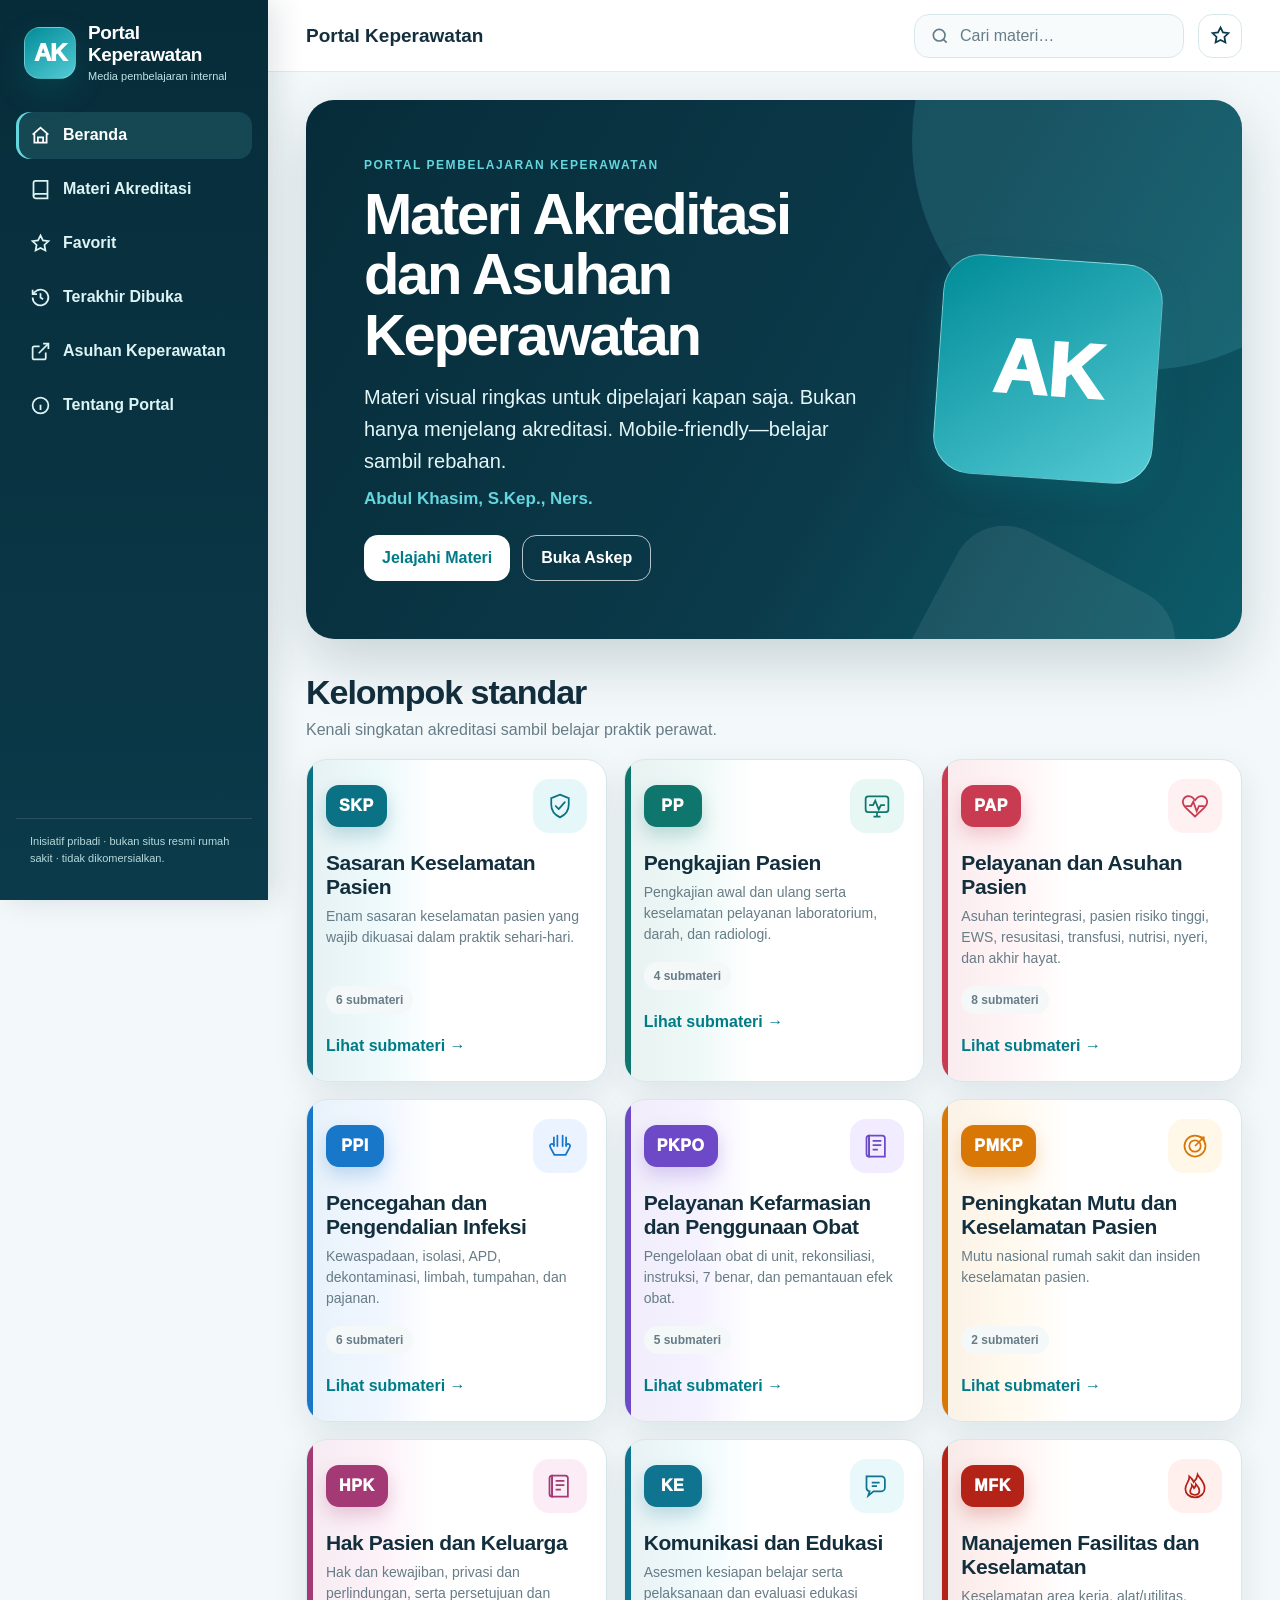
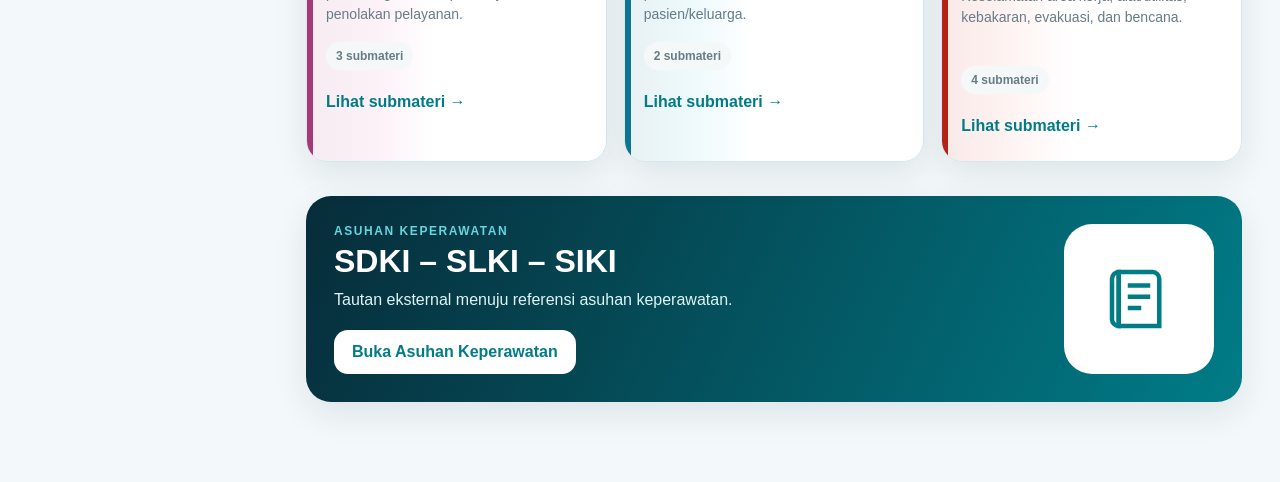
<file: index.html>
<!DOCTYPE html>
<html lang="id">
<head>
<meta charset="utf-8">
  <meta name="viewport" content="width=device-width,initial-scale=1,viewport-fit=cover">
  <meta name="theme-color" content="#0B3A4A">
  <meta name="robots" content="noindex,nofollow,noarchive">
  <meta name="description" content="Portal pembelajaran keperawatan dengan materi akreditasi keperawatan yang ringkas, praktis, dan terarah.">
  <link rel="manifest" href="manifest.webmanifest">
  <link rel="icon" href="assets/icons/icon-192.png">
  <link rel="apple-touch-icon" href="assets/icons/icon-192.png">
  <title>Portal Keperawatan</title>
  <link rel="stylesheet" href="assets/css/styles-v6-0-0.css?v=6.0.1">
</head>
<body>
<div class="ak-shell">
  <aside class="ak-sidebar">
    <div class="ak-brand"><div class="ak-logo-monogram" aria-label="Logo AK">AK</div><div><div class="ak-brand-title">Portal Keperawatan</div><div class="ak-brand-sub">Media pembelajaran internal</div></div></div>
    <nav class="ak-nav">
      <button class="ak-nav-btn" data-nav="home" data-route="#/home"><svg viewBox="0 0 24 24" fill="none" stroke="currentColor" stroke-width="2"><path d="m3 11 9-8 9 8"/><path d="M5 10v10h14V10"/><path d="M9 20v-6h6v6"/></svg><span>Beranda</span></button>
      <button class="ak-nav-btn" data-nav="library" data-route="#/library"><svg viewBox="0 0 24 24" fill="none" stroke="currentColor" stroke-width="2"><path d="M4 19.5A2.5 2.5 0 0 1 6.5 17H20"/><path d="M6.5 2H20v20H6.5A2.5 2.5 0 0 1 4 19.5v-15A2.5 2.5 0 0 1 6.5 2Z"/></svg><span>Materi Akreditasi</span></button>
      <button class="ak-nav-btn" data-nav="favorites" data-route="#/favorites"><svg viewBox="0 0 24 24" fill="none" stroke="currentColor" stroke-width="2"><path d="m12 2.7 2.8 5.7 6.3.9-4.6 4.4 1.1 6.3-5.6-3-5.6 3 1.1-6.3-4.6-4.4 6.3-.9Z"/></svg><span>Favorit</span></button>
      <button class="ak-nav-btn" data-nav="recent" data-route="#/recent"><svg viewBox="0 0 24 24" fill="none" stroke="currentColor" stroke-width="2"><path d="M3 12a9 9 0 1 0 3-6.7L3 8"/><path d="M3 3v5h5"/><path d="M12 7v5l3 2"/></svg><span>Terakhir Dibuka</span></button>
      <button class="ak-nav-btn" data-action="open-askep"><svg viewBox="0 0 24 24" fill="none" stroke="currentColor" stroke-width="2"><path d="M15 3h6v6"/><path d="m10 14 11-11"/><path d="M18 13v6a2 2 0 0 1-2 2H5a2 2 0 0 1-2-2V8a2 2 0 0 1 2-2h6"/></svg><span>Asuhan Keperawatan</span></button>
      <button class="ak-nav-btn" data-nav="about" data-route="#/about"><svg viewBox="0 0 24 24" fill="none" stroke="currentColor" stroke-width="2"><circle cx="12" cy="12" r="9"/><path d="M12 11v6M12 7h.01"/></svg><span>Tentang Portal</span></button>
    </nav>
    <div class="ak-nav-spacer"></div>
    <div class="ak-side-note">Inisiatif pribadi · bukan situs resmi rumah sakit · tidak dikomersialkan.
      <div class="ak-install-note">Di HP, pilih <b>Tambahkan ke layar utama</b> agar portal terbuka seperti aplikasi dan area belajar lebih luas.</div>
    </div>
  </aside>
  <div class="ak-main-column">
    <header class="ak-topbar">
      <button class="ak-mobile-brand" data-route="#/about" aria-label="Tentang Portal">
        <div class="ak-logo-monogram" aria-hidden="true">AK</div>
        <div class="ak-top-title">Portal Keperawatan</div>
      </button>
      <button class="ak-app-back" id="appBackButton" data-action="app-back" aria-label="Kembali">
        <svg viewBox="0 0 24 24" fill="none" stroke="currentColor" stroke-width="2"><path d="m15 18-6-6 6-6"/></svg><span>Kembali</span>
      </button>
      <div class="ak-top-title">Portal Keperawatan</div>
      <button class="ak-search-trigger" data-action="open-search" aria-label="Cari materi"><svg viewBox="0 0 24 24" fill="none" stroke="currentColor" stroke-width="2"><circle cx="11" cy="11" r="7"/><path d="m20 20-4-4"/></svg><span>Cari materi…</span></button>
      <button class="ak-icon-btn ak-top-favorite" data-route="#/favorites" aria-label="Favorit"><svg viewBox="0 0 24 24" fill="none" stroke="currentColor" stroke-width="2"><path d="m12 2.7 2.8 5.7 6.3.9-4.6 4.4 1.1 6.3-5.6-3-5.6 3 1.1-6.3-4.6-4.4 6.3-.9Z"/></svg></button>
    </header>
    <main class="ak-content" id="mainContent"><div class="ak-empty">Memuat data Portal Keperawatan…</div></main>
  </div>
</div>
<nav class="ak-bottom-nav" id="bottomNav" aria-label="Navigasi utama">
  <button class="ak-bottom-btn" data-nav="home" data-route="#/home"><svg viewBox="0 0 24 24" fill="none" stroke="currentColor" stroke-width="2"><path d="m3 11 9-8 9 8"/><path d="M5 10v10h14V10"/><path d="M9 20v-6h6v6"/></svg><span>Beranda</span></button>
  <button class="ak-bottom-btn" data-nav="library" data-route="#/library"><svg viewBox="0 0 24 24" fill="none" stroke="currentColor" stroke-width="2"><path d="M4 19.5A2.5 2.5 0 0 1 6.5 17H20"/><path d="M6.5 2H20v20H6.5A2.5 2.5 0 0 1 4 19.5v-15A2.5 2.5 0 0 1 6.5 2Z"/></svg><span>Akreditasi</span></button>
  <button class="ak-bottom-btn" data-nav="favorites" data-route="#/favorites"><svg viewBox="0 0 24 24" fill="none" stroke="currentColor" stroke-width="2"><path d="m12 2.7 2.8 5.7 6.3.9-4.6 4.4 1.1 6.3-5.6-3-5.6 3 1.1-6.3-4.6-4.4 6.3-.9Z"/></svg><span>Favorit</span></button>
  <button class="ak-bottom-btn" data-action="open-askep"><svg viewBox="0 0 24 24" fill="none" stroke="currentColor" stroke-width="2"><path d="M15 3h6v6"/><path d="m10 14 11-11"/><path d="M18 13v6a2 2 0 0 1-2 2H5a2 2 0 0 1-2-2V8a2 2 0 0 1 2-2h6"/></svg><span>Askep</span></button>
</nav>
<button class="ak-focus-exit" id="focusExit" data-action="toggle-focus" aria-label="Keluar dari mode fokus">×</button>
<div class="ak-search-overlay" id="searchOverlay"><div class="ak-search-modal"><div class="ak-search-box"><svg viewBox="0 0 24 24" fill="none" stroke="currentColor" stroke-width="2"><circle cx="11" cy="11" r="7"/><path d="m20 20-4-4"/></svg><input class="ak-search-input" id="searchInput" placeholder="Cari SKP, PP, PAP, BHD, EWS, PMKP…"><button class="ak-search-close" data-action="close-search">×</button></div><div class="ak-search-results" id="searchResults"></div></div></div>
<div class="ak-lightbox" id="lightbox"><img id="lightboxImage" alt="Poster diperbesar"><div class="ak-lightbox-controls"><button data-action="zoom-lightbox" data-delta="-0.2">−</button><button data-action="zoom-lightbox" data-delta="0.2">+</button><button data-action="close-lightbox">×</button></div></div>
<div class="ak-toast" id="toast"></div>
<script src="assets/js/app-v6-0-0.js?v=6.0.1" defer></script>
</body>
</html>
</file>
<file: assets/css/styles-v6-0-0.css>
:root{--navy:#0B3A4A;--navy2:#072C39;--teal:#007C87;--cyan:#65D5DE;--page:#F3F8FA;--card:#fff;--text:#132F3D;--muted:#667C87;--line:#D8E7EB;--shadow:0 12px 34px rgba(7,44,57,.09);--radius:20px;--sidebar:268px;--top:72px;--bottom:72px;font-family:Inter,"Segoe UI",Roboto,Arial,sans-serif;color-scheme:light}
*{box-sizing:border-box}html{scroll-behavior:smooth}body{margin:0;background:var(--page);color:var(--text);font-size:16px}button,input{font:inherit}button{cursor:pointer}a{color:inherit}.hidden{display:none!important}
.ak-shell{min-height:100vh;display:grid;grid-template-columns:var(--sidebar) minmax(0,1fr)}
.ak-sidebar{position:fixed;inset:0 auto 0 0;width:var(--sidebar);background:linear-gradient(180deg,var(--navy2),var(--navy));color:white;padding:20px 16px;z-index:80;display:flex;flex-direction:column;box-shadow:8px 0 28px rgba(5,38,50,.12)}
.ak-brand{display:flex;align-items:center;gap:12px;padding:2px 8px 20px}.ak-logo{width:52px;height:52px;border-radius:16px;box-shadow:0 8px 20px rgba(0,0,0,.16)}.ak-brand-title{font-size:19px;font-weight:850;letter-spacing:-.02em}.ak-brand-sub{font-size:11px;color:#BDE6E9;margin-top:3px;line-height:1.35}
.ak-nav{display:grid;gap:7px;margin-top:8px}.ak-nav-btn{border:0;background:transparent;color:#DDF4F5;display:flex;align-items:center;gap:12px;text-align:left;padding:13px 14px;border-radius:14px;font-weight:730;transition:.2s}.ak-nav-btn svg{width:21px;height:21px}.ak-nav-btn:hover,.ak-nav-btn.active{background:rgba(101,213,222,.15);color:white}.ak-nav-btn.active{box-shadow:inset 3px 0 0 var(--cyan)}.ak-nav-spacer{flex:1}.ak-side-note{font-size:11px;line-height:1.5;color:#B7D9DD;padding:14px;border-top:1px solid rgba(255,255,255,.12)}
.ak-main-column{grid-column:2;min-width:0}.ak-topbar{height:var(--top);position:sticky;top:0;z-index:70;background:rgba(255,255,255,.94);backdrop-filter:blur(14px);border-bottom:1px solid rgba(216,231,235,.8);display:flex;align-items:center;padding:0 clamp(16px,3vw,38px);gap:14px}.ak-mobile-brand{display:none;align-items:center;gap:10px}.ak-mobile-brand img{width:42px;height:42px;border-radius:13px}.ak-top-title{font-weight:850;font-size:19px;white-space:nowrap}.ak-search-trigger{margin-left:auto;border:1px solid var(--line);background:#F7FBFC;border-radius:15px;padding:11px 15px;display:flex;gap:10px;align-items:center;color:var(--muted);min-width:270px;text-align:left}.ak-search-trigger svg{width:20px}.ak-icon-btn{width:44px;height:44px;border:1px solid var(--line);background:white;border-radius:14px;display:grid;place-items:center;color:var(--navy)}.ak-icon-btn svg{width:21px;height:21px}
.ak-content{max-width:1240px;margin:0 auto;padding:28px clamp(16px,3vw,38px) 70px}.ak-hero{position:relative;overflow:hidden;border-radius:28px;padding:clamp(28px,5vw,58px);background:linear-gradient(120deg,var(--navy2),var(--navy) 58%,#0E7580 130%);color:white;box-shadow:0 22px 58px rgba(7,44,57,.18)}.ak-hero:before{content:"";position:absolute;width:460px;height:460px;border-radius:50%;right:-130px;top:-190px;background:rgba(101,213,222,.16)}.ak-hero:after{content:"";position:absolute;width:240px;height:240px;border-radius:54px;right:90px;bottom:-150px;background:rgba(255,255,255,.08);transform:rotate(28deg)}.ak-hero-grid{display:grid;grid-template-columns:minmax(0,1.25fr) minmax(240px,.65fr);gap:24px;align-items:center;position:relative;z-index:1}.ak-eyebrow{font-size:12px;font-weight:850;letter-spacing:.13em;color:var(--cyan);text-transform:uppercase}.ak-hero h1{font-size:clamp(34px,5vw,58px);line-height:1.04;letter-spacing:-.04em;margin:12px 0 16px;max-width:790px}.hero-author{display:block;margin-top:10px;font-size:clamp(14px,1.5vw,17px);line-height:1.4;font-weight:800;color:var(--cyan);}.ak-hero p{font-size:clamp(16px,2vw,20px);line-height:1.6;color:#E4F7F8;max-width:720px;margin:0}.ak-hero-actions{display:flex;flex-wrap:wrap;gap:12px;margin-top:24px}.ak-btn{border:0;border-radius:14px;padding:13px 18px;font-weight:800;display:inline-flex;align-items:center;justify-content:center;gap:8px;text-decoration:none;transition:.2s}.ak-btn:hover{transform:translateY(-1px)}.ak-btn-primary{background:#18A6B3;color:white;box-shadow:0 10px 24px rgba(24,166,179,.25)}.ak-btn-secondary{background:white;color:var(--teal)}.ak-btn-outline{background:transparent;border:1.5px solid currentColor;color:var(--teal)}.ak-hero-art{display:grid;place-items:center}.ak-hero-mark{width:min(230px,76%);aspect-ratio:1;border-radius:34px;background:linear-gradient(145deg,rgba(255,255,255,.18),rgba(255,255,255,.05));border:1px solid rgba(255,255,255,.18);display:grid;place-items:center;transform:rotate(4deg);box-shadow:0 25px 45px rgba(0,0,0,.12)}.ak-hero-mark img{width:68%;transform:rotate(-4deg)}
.ak-section{margin-top:34px}.ak-section-head{display:flex;align-items:end;justify-content:space-between;gap:18px;margin-bottom:16px}.ak-section-head h2{font-size:clamp(25px,3vw,34px);letter-spacing:-.03em;margin:0 0 6px}.ak-section-head p{color:var(--muted);margin:0;line-height:1.55}.ak-text-link{border:0;background:transparent;color:var(--teal);font-weight:800;padding:8px}
.ak-grid{display:grid;grid-template-columns:repeat(3,minmax(0,1fr));gap:17px}.ak-card{background:white;border:1px solid var(--line);border-radius:21px;box-shadow:var(--shadow);overflow:hidden;transition:.2s;position:relative}.ak-card:hover{transform:translateY(-3px);box-shadow:0 18px 40px rgba(7,44,57,.13)}.ak-card-body{padding:19px}.ak-card-top{display:flex;justify-content:space-between;gap:12px;align-items:start}.ak-module-icon{width:54px;height:54px;border-radius:16px;display:grid;place-items:center;padding:13px}.ak-module-icon svg{width:100%;height:100%}.ak-fav{border:0;background:#F5F9FA;color:#8AA0AA;width:40px;height:40px;border-radius:13px;display:grid;place-items:center}.ak-fav.active{color:#E63957;background:#FFF0F3}.ak-fav svg{width:21px}.ak-card h3{font-size:21px;letter-spacing:-.02em;margin:16px 0 7px}.ak-card p{margin:0;color:var(--muted);line-height:1.5;font-size:14px;min-height:63px}.ak-meta-row{display:flex;gap:8px;flex-wrap:wrap;margin-top:17px}.ak-chip{display:inline-flex;align-items:center;gap:6px;padding:7px 10px;border-radius:999px;font-size:12px;font-weight:800;background:#F4F8F9;color:var(--muted)}.ak-card-action{margin-top:16px;display:flex;align-items:center;justify-content:space-between}.ak-open{border:0;background:transparent;color:var(--teal);font-weight:850;padding:7px 0}.ak-open:after{content:" →"}.ak-empty{padding:38px;background:white;border:1px dashed #BBD1D6;border-radius:22px;text-align:center;color:var(--muted)}
.ak-askep{background:linear-gradient(115deg,var(--navy2),var(--teal));border-radius:25px;padding:28px;color:white;display:grid;grid-template-columns:1fr auto;gap:24px;align-items:center;box-shadow:var(--shadow)}.ak-askep h2{font-size:32px;margin:5px 0 8px}.ak-askep p{margin:0 0 18px;color:#DFF4F5;line-height:1.55;max-width:760px}.ak-askep-art{width:150px;height:150px;border-radius:28px;background:white;display:grid;place-items:center;color:var(--teal)}.ak-askep-art svg{width:72px}
.ak-continue{display:grid;grid-template-columns:auto 1fr auto;align-items:center;gap:15px;background:white;border:1px solid var(--line);border-radius:20px;padding:16px;box-shadow:var(--shadow)}.ak-continue .ak-module-icon{width:48px;height:48px}.ak-continue h3{margin:0 0 4px}.ak-continue p{margin:0;color:var(--muted);font-size:13px}
.ak-page-head{display:flex;align-items:center;gap:16px;margin-bottom:20px}.ak-page-head h1{font-size:clamp(30px,4vw,44px);letter-spacing:-.04em;margin:0}.ak-page-head p{color:var(--muted);margin:5px 0 0}.ak-back{width:44px;height:44px;border:1px solid var(--line);background:white;border-radius:14px;display:grid;place-items:center}.ak-back svg{width:21px}
.ak-module-hero{border-radius:26px;padding:28px;background:linear-gradient(120deg,var(--navy2),var(--navy));color:white;position:relative;overflow:hidden}.ak-module-hero:after{content:"";position:absolute;width:320px;height:320px;border-radius:50%;right:-100px;top:-160px;background:color-mix(in srgb,var(--module) 55%,transparent)}.ak-module-hero-grid{position:relative;z-index:1;display:grid;grid-template-columns:1fr auto;gap:20px;align-items:center}.ak-module-hero h1{font-size:clamp(31px,4.5vw,49px);line-height:1.05;letter-spacing:-.04em;margin:9px 0 11px}.ak-module-hero p{margin:0;color:#E2F4F5;line-height:1.55;max-width:760px}.ak-module-bigicon{width:105px;height:105px;border-radius:28px;display:grid;place-items:center;padding:25px;background:rgba(255,255,255,.12);color:white;border:1px solid rgba(255,255,255,.18)}.ak-module-bigicon svg{width:100%}.ak-module-meta{display:flex;flex-wrap:wrap;gap:8px;margin-top:18px}.ak-dark-chip{background:rgba(255,255,255,.1);border:1px solid rgba(255,255,255,.15);padding:8px 11px;border-radius:999px;font-size:12px;font-weight:800}.ak-module-fav{position:absolute;right:20px;bottom:20px;z-index:2;border:0;width:44px;height:44px;border-radius:14px;background:rgba(255,255,255,.12);color:white;display:grid;place-items:center}.ak-module-fav.active{background:white;color:#E63957}.ak-module-fav svg{width:22px}
.ak-notice{margin-top:14px;border:1px solid #F2D38A;background:#FFF8E7;color:#7A4A00;border-radius:16px;padding:14px 16px;line-height:1.5;font-size:14px;display:flex;gap:10px}.ak-notice svg{width:21px;flex:none}
.ak-tabs{display:flex;gap:8px;overflow:auto;position:sticky;top:calc(var(--top) + 8px);z-index:50;background:rgba(243,248,250,.95);backdrop-filter:blur(10px);padding:16px 0 11px;margin-top:10px;scrollbar-width:none}.ak-tabs::-webkit-scrollbar{display:none}.ak-tab{border:1px solid var(--line);background:white;color:var(--muted);border-radius:999px;padding:11px 17px;font-weight:820;white-space:nowrap}.ak-tab.active{background:var(--module);border-color:var(--module);color:white;box-shadow:0 8px 18px color-mix(in srgb,var(--module) 25%,transparent)}
.ak-panel{display:none;animation:fade .22s ease}.ak-panel.active{display:block}@keyframes fade{from{opacity:.4;transform:translateY(4px)}to{opacity:1;transform:none}}
.ak-learning{display:grid;grid-template-columns:205px minmax(0,1fr);gap:18px;align-items:start}.ak-slide-rail{display:grid;gap:10px;max-height:72vh;overflow:auto;position:sticky;top:calc(var(--top) + 82px);padding-right:4px}.ak-thumb{border:1px solid var(--line);background:white;border-radius:15px;padding:8px;text-align:left;color:var(--muted);font-size:12px;font-weight:700;display:grid;grid-template-columns:48px 1fr;gap:8px;align-items:center}.ak-thumb.active{border-color:var(--module);box-shadow:0 0 0 2px color-mix(in srgb,var(--module) 16%,transparent);color:var(--text)}.ak-thumb-preview{height:48px;border-radius:10px;background:var(--soft);overflow:hidden;display:grid;place-items:center;color:var(--module)}.ak-thumb-preview img{width:100%;height:100%;object-fit:cover}.ak-thumb-preview svg{width:25px}.ak-slide-card{background:white;border:1px solid var(--line);border-radius:24px;box-shadow:var(--shadow);overflow:hidden}.ak-slide-stage{min-height:560px;background:linear-gradient(145deg,#F7FBFC,#EDF5F7);display:grid;place-items:center;padding:18px;position:relative}.ak-slide-stage img{max-width:100%;max-height:72vh;object-fit:contain;border-radius:13px;box-shadow:0 12px 30px rgba(7,44,57,.12);cursor:zoom-in}.ak-slide-html{width:100%;max-width:920px}.ak-slide-caption{padding:18px 20px;border-top:1px solid var(--line)}.ak-slide-caption h3{margin:0 0 6px;font-size:21px}.ak-slide-caption p{margin:0;color:var(--muted);line-height:1.5}.ak-slide-controls{display:grid;grid-template-columns:1fr auto 1fr;align-items:center;padding:12px 16px 16px;gap:10px}.ak-slide-controls .ak-btn:last-child{justify-self:end}.ak-counter{font-size:13px;color:var(--muted);font-weight:800}.ak-mobile-dots{display:none;justify-content:center;gap:6px;padding-top:12px}.ak-dot{width:8px;height:8px;border-radius:50%;background:#BCD0D5}.ak-dot.active{width:22px;border-radius:99px;background:var(--module)}
.ak-summary-grid{display:grid;grid-template-columns:repeat(3,minmax(0,1fr));gap:14px}.ak-summary-card{background:white;border:1px solid var(--line);border-radius:19px;padding:18px;box-shadow:0 8px 23px rgba(7,44,57,.06);position:relative;overflow:hidden}.ak-summary-card:before{content:"";position:absolute;left:0;top:0;bottom:0;width:5px;background:var(--module)}.ak-summary-card h3{font-size:18px;margin:0 0 8px}.ak-summary-card p{margin:0;color:var(--muted);line-height:1.5;font-size:14px}.ak-do-grid{display:grid;grid-template-columns:1fr 1fr;gap:16px;margin-top:20px}.ak-do,.ak-dont{border-radius:21px;padding:20px}.ak-do{background:#ECFDF3;border:1px solid #ABEFC6}.ak-dont{background:#FEF3F2;border:1px solid #FECDCA}.ak-do h3{color:#067647}.ak-dont h3{color:#B42318}.ak-list{list-style:none;padding:0;margin:0;display:grid;gap:10px}.ak-list li{display:flex;gap:10px;line-height:1.45}.ak-list-mark{width:22px;height:22px;border-radius:50%;display:grid;place-items:center;flex:none;font-weight:900}.ak-do .ak-list-mark{background:#D1FADF;color:#067647}.ak-dont .ak-list-mark{background:#FEE4E2;color:#B42318}
.ak-quiz{max-width:820px;margin:auto}.ak-quiz-card{background:white;border:1px solid var(--line);border-radius:24px;padding:clamp(20px,4vw,34px);box-shadow:var(--shadow)}.ak-quiz-progress{height:8px;border-radius:99px;background:#E5EEF1;overflow:hidden;margin-bottom:18px}.ak-quiz-progress span{display:block;height:100%;background:var(--module);transition:.25s}.ak-quiz-label{font-size:13px;font-weight:850;color:var(--module);text-transform:uppercase;letter-spacing:.08em}.ak-quiz h2{font-size:clamp(23px,3.2vw,32px);line-height:1.3;margin:10px 0 20px}.ak-options{display:grid;gap:11px}.ak-option{border:1.5px solid var(--line);background:white;border-radius:15px;padding:14px 16px;text-align:left;font-weight:720;color:var(--text);display:grid;grid-template-columns:32px 1fr;gap:10px;align-items:start}.ak-option:hover{border-color:var(--module);background:var(--soft)}.ak-option.correct{border-color:#17B26A;background:#ECFDF3;color:#067647}.ak-option.wrong{border-color:#F04438;background:#FEF3F2;color:#B42318}.ak-option-letter{width:28px;height:28px;border-radius:9px;background:#F1F6F7;display:grid;place-items:center}.ak-feedback{margin-top:16px;border-radius:16px;padding:15px 16px;line-height:1.5}.ak-feedback.good{background:#ECFDF3;color:#067647;border:1px solid #ABEFC6}.ak-feedback.bad{background:#FEF3F2;color:#B42318;border:1px solid #FECDCA}.ak-quiz-actions{display:flex;justify-content:flex-end;gap:10px;margin-top:17px}.ak-score{text-align:center;padding:18px}.ak-score-ring{width:142px;height:142px;border-radius:50%;display:grid;place-items:center;margin:0 auto 18px;background:conic-gradient(var(--module) var(--score),#E5EEF1 0);position:relative}.ak-score-ring:after{content:"";position:absolute;inset:12px;background:white;border-radius:50%}.ak-score-num{position:relative;z-index:1;font-size:31px;font-weight:900}.ak-score h2{margin-bottom:8px}.ak-score p{color:var(--muted)}
.ak-refs{display:grid;gap:11px}.ak-ref{background:white;border:1px solid var(--line);border-radius:18px;padding:16px 18px;display:flex;justify-content:space-between;gap:14px;align-items:center;text-decoration:none}.ak-ref:hover{border-color:var(--module);color:var(--module)}.ak-ref small{display:block;color:var(--muted);margin-top:4px}.ak-disclaimer{margin-top:18px;color:var(--muted);font-size:13px;line-height:1.6;background:white;border:1px solid var(--line);border-radius:17px;padding:16px}
.ak-about{display:grid;grid-template-columns:1.2fr .8fr;gap:20px}.ak-about-card{background:white;border:1px solid var(--line);border-radius:22px;padding:23px;box-shadow:var(--shadow)}.ak-about-card h2,.ak-about-card h3{margin-top:0}.ak-about-card p,.ak-about-card li{color:var(--muted);line-height:1.65}.ak-about-logo{display:grid;place-items:center;background:linear-gradient(135deg,var(--navy2),var(--teal));color:white}.ak-about-logo img{width:150px;border-radius:36px;margin-bottom:16px}.ak-about-logo h2{margin:0}.ak-about-logo p{color:#DFF4F5;text-align:center}
.ak-search-overlay{position:fixed;inset:0;background:rgba(4,31,41,.55);backdrop-filter:blur(8px);z-index:200;display:none;padding:7vh 16px}.ak-search-overlay.open{display:block}.ak-search-modal{max-width:760px;margin:auto;background:white;border-radius:24px;box-shadow:0 30px 80px rgba(0,0,0,.25);overflow:hidden}.ak-search-box{display:flex;align-items:center;border-bottom:1px solid var(--line);padding:15px}.ak-search-box svg{width:24px;color:var(--muted)}.ak-search-input{border:0;outline:0;flex:1;padding:8px 12px;font-size:19px}.ak-search-close{border:0;background:#F1F6F7;border-radius:11px;width:38px;height:38px}.ak-search-results{max-height:65vh;overflow:auto;padding:10px}.ak-search-item{width:100%;border:0;background:white;border-radius:15px;padding:13px;display:grid;grid-template-columns:45px 1fr auto;gap:12px;align-items:center;text-align:left}.ak-search-item:hover{background:#F1F8F9}.ak-search-item .ak-module-icon{width:45px;height:45px;padding:11px}.ak-search-item h4{margin:0 0 4px}.ak-search-item p{margin:0;color:var(--muted);font-size:13px}.ak-search-empty{padding:28px;text-align:center;color:var(--muted)}
.ak-lightbox{position:fixed;inset:0;background:rgba(0,0,0,.88);z-index:300;display:none;align-items:center;justify-content:center;padding:20px}.ak-lightbox.open{display:flex}.ak-lightbox img{max-width:92vw;max-height:88vh;object-fit:contain;transition:transform .2s}.ak-lightbox-controls{position:absolute;top:16px;right:16px;display:flex;gap:8px}.ak-lightbox-controls button{border:0;background:rgba(255,255,255,.12);color:white;width:44px;height:44px;border-radius:14px;font-size:20px}.ak-toast{position:fixed;left:50%;bottom:92px;transform:translate(-50%,20px);background:var(--navy2);color:white;padding:12px 17px;border-radius:14px;z-index:350;opacity:0;pointer-events:none;transition:.25s;box-shadow:0 12px 35px rgba(0,0,0,.22)}.ak-toast.show{opacity:1;transform:translate(-50%,0)}
.ak-bottom-nav{display:none;position:fixed;bottom:0;left:0;right:0;height:var(--bottom);background:rgba(255,255,255,.97);backdrop-filter:blur(14px);border-top:1px solid var(--line);z-index:90;padding-bottom:env(safe-area-inset-bottom)}.ak-bottom-btn{border:0;background:transparent;color:#728891;display:flex;flex-direction:column;align-items:center;justify-content:center;gap:3px;font-size:10px;font-weight:800}.ak-bottom-btn svg{width:22px;height:22px}.ak-bottom-btn.active{color:var(--teal)}
/* native learning visuals */
.ak-visual-title{font-size:clamp(25px,3vw,36px);margin:0 0 7px;letter-spacing:-.03em}.ak-visual-sub{color:var(--muted);line-height:1.55;margin:0 0 20px}.ak-visual-grid{display:grid;grid-template-columns:repeat(3,1fr);gap:14px}.ak-visual-card{background:white;border:1px solid var(--line);border-radius:18px;padding:18px}.ak-visual-card h3{margin:0 0 8px;font-size:18px}.ak-visual-card p{margin:0;color:var(--muted);line-height:1.5;font-size:14px}.ak-step-badge{width:42px;height:42px;border-radius:13px;display:grid;place-items:center;background:var(--soft);color:var(--module);font-weight:900;font-size:20px;margin-bottom:12px}.ak-sbar{display:grid;grid-template-columns:repeat(4,1fr);gap:12px}.ak-sbar-card{background:white;border:1px solid var(--line);border-radius:19px;padding:17px}.ak-sbar-letter{font-size:37px;font-weight:950;color:var(--module)}.ak-sbar-card h3{margin:0 0 7px}.ak-sbar-card p{margin:0;color:var(--muted);font-size:13px;line-height:1.5}.ak-dialogue{display:grid;gap:12px}.ak-bubble{max-width:85%;padding:14px 16px;border-radius:18px;background:white;border:1px solid var(--line);line-height:1.5}.ak-bubble.right{justify-self:end;background:var(--soft);border-color:color-mix(in srgb,var(--module) 25%,var(--line))}.ak-bubble b{display:block;color:var(--module);margin-bottom:4px}.ak-cycle{display:flex;align-items:stretch;gap:9px;overflow:auto}.ak-cycle-item{min-width:145px;flex:1;background:white;border:1px solid var(--line);border-radius:17px;padding:15px;text-align:center}.ak-cycle-arrow{display:grid;place-items:center;color:var(--module);font-weight:900}.ak-pop-grid{display:grid;grid-template-columns:repeat(3,1fr);gap:14px}.ak-pop-card{background:white;border:1px solid var(--line);border-top:5px solid var(--module);border-radius:19px;padding:19px}.ak-pop-card h3{font-size:23px;margin:0 0 9px}.ak-pop-card p{margin:0;color:var(--muted);line-height:1.55}.ak-table-wrap{overflow:auto;background:white;border:1px solid var(--line);border-radius:18px}.ak-table{border-collapse:collapse;width:100%;min-width:760px;font-size:13px}.ak-table th,.ak-table td{border:1px solid #DCE7EA;padding:10px;text-align:center}.ak-table th{background:#0E1C33;color:white}.ak-table td:first-child{text-align:left;font-weight:800;background:#F6F9FA}.score0{background:#27C665;color:white}.score1{background:#FFE45D}.score2{background:#FF7A16;color:white}.score3{background:#F34545;color:white}.ak-trigger-grid{display:grid;grid-template-columns:repeat(4,1fr);gap:12px}.ak-trigger{border-radius:18px;padding:18px;background:white;border:1px solid var(--line)}.ak-trigger strong{font-size:25px;color:var(--module);display:block;margin-bottom:8px}.ak-trigger p{color:var(--muted);margin:0;line-height:1.5;font-size:14px}
@media(max-width:1050px){.ak-grid{grid-template-columns:repeat(2,minmax(0,1fr))}.ak-summary-grid{grid-template-columns:repeat(2,minmax(0,1fr))}.ak-visual-grid{grid-template-columns:repeat(2,1fr)}.ak-about{grid-template-columns:1fr}.ak-hero-grid{grid-template-columns:1fr}.ak-hero-art{display:none}.ak-learning{grid-template-columns:165px minmax(0,1fr)}}
@media(max-width:820px){:root{--top:64px}.ak-shell{display:block}.ak-sidebar{display:none}.ak-main-column{grid-column:auto}.ak-topbar{height:var(--top);padding:0 13px}.ak-mobile-brand{display:flex}.ak-top-title{display:none}.ak-search-trigger{min-width:0;width:44px;height:44px;padding:0;display:grid;place-items:center;margin-left:auto}.ak-search-trigger span{display:none}.ak-content{padding:17px 12px calc(var(--bottom) + 30px)}.ak-bottom-nav{display:grid;grid-template-columns:repeat(5,1fr)}.ak-hero{padding:29px 22px;border-radius:23px}.ak-hero h1{font-size:37px}.ak-section{margin-top:27px}.ak-learning{grid-template-columns:1fr}.ak-slide-rail{display:none}.ak-slide-stage{min-height:400px;padding:10px}.ak-slide-stage img{max-height:64vh}.ak-mobile-dots{display:flex}.ak-tabs{top:var(--top);margin-inline:-12px;padding-inline:12px}.ak-module-hero{border-radius:22px;padding:23px}.ak-module-bigicon{display:none}.ak-module-fav{right:14px;bottom:14px}.ak-slide-controls{position:sticky;bottom:calc(var(--bottom) + 4px);background:white;z-index:20;border-top:1px solid var(--line);padding:10px}.ak-slide-card{border-radius:20px}.ak-askep{grid-template-columns:1fr}.ak-askep-art{display:none}.ak-about-logo img{width:120px}}
@media(max-width:600px){body{font-size:15px}.ak-grid{grid-template-columns:1fr}.ak-summary-grid{grid-template-columns:1fr}.ak-do-grid{grid-template-columns:1fr}.ak-section-head{display:block}.ak-section-head .ak-text-link{padding-left:0}.ak-hero h1{font-size:34px}.ak-hero-actions{display:grid}.ak-hero-actions .ak-btn{width:100%}.ak-module-hero h1{font-size:32px;padding-right:32px}.ak-module-hero-grid{grid-template-columns:1fr}.ak-slide-stage{min-height:350px}.ak-slide-controls .ak-btn{padding:11px 13px}.ak-continue{grid-template-columns:auto 1fr}.ak-continue>.ak-btn{grid-column:1/-1;width:100%}.ak-visual-grid,.ak-pop-grid,.ak-trigger-grid{grid-template-columns:1fr}.ak-sbar{grid-template-columns:1fr 1fr}.ak-cycle{display:grid}.ak-cycle-arrow{transform:rotate(90deg)}.ak-table{font-size:12px}.ak-search-overlay{padding:12px}.ak-search-modal{border-radius:20px}.ak-page-head h1{font-size:31px}.ak-askep h2{font-size:27px}}

.ak-logo-monogram{display:grid;place-items:center;flex:0 0 auto;width:52px;height:52px;border-radius:16px;background:linear-gradient(145deg,#0E7480,#27C2CE);color:#fff;font-weight:900;font-size:24px;letter-spacing:-.06em;border:1px solid rgba(255,255,255,.22);box-shadow:0 8px 20px rgba(0,0,0,.16)}
.ak-mobile-brand .ak-logo-monogram{width:42px;height:42px;border-radius:13px;font-size:20px}.ak-logo-hero{width:68%;height:auto;aspect-ratio:1;border-radius:28px;font-size:clamp(58px,7vw,92px);transform:rotate(-4deg)}.ak-about-logo .ak-logo-monogram{width:120px;height:120px;border-radius:30px;font-size:54px;margin:0 auto 18px}.ak-runtime-error{margin:28px;padding:22px;border:1px solid #F5C2C0;background:#FFF4F3;border-radius:18px;color:#7A271A}.ak-runtime-error h2{margin:0 0 8px}.ak-runtime-error code{display:block;margin-top:12px;padding:12px;background:#fff;border-radius:10px;overflow:auto;white-space:pre-wrap}.ak-missing-asset{display:grid;place-items:center;min-height:320px;padding:28px;text-align:center;color:var(--muted);background:linear-gradient(145deg,#F4FAFB,#fff);border:1px dashed var(--line);border-radius:18px}

/* v2.1 responsive, Drive assets, deeper learning */
.ak-hero-compact{padding:34px 42px;min-height:250px}
.ak-hero-compact .ak-hero-actions{display:none}
.ak-hero-compact h1{font-size:clamp(32px,4.3vw,52px);margin-bottom:12px}
.ak-back{width:42px;height:42px;flex:0 0 42px}
.ak-back svg{width:20px;height:20px}
.ak-slide-stage{height:clamp(430px,66vh,760px);min-height:0;padding:14px}
.ak-slide-stage .ak-poster-image{display:block;width:100%;height:100%;max-width:1120px;max-height:100%;object-fit:contain;border-radius:14px}
.ak-slide-caption{padding:18px 20px 14px}
.ak-slide-caption h3{font-size:22px;line-height:1.3;overflow:visible;white-space:normal;overflow-wrap:anywhere}
.ak-slide-caption p{font-size:15px}
.ak-slide-controls{padding:10px 16px 16px}
.ak-slide-controls .ak-btn{min-height:42px;padding:10px 14px;gap:6px}
.ak-slide-controls .ak-btn svg{width:18px;height:18px;flex:0 0 18px}
.ak-slide-controls .ak-btn:disabled{opacity:.38;cursor:not-allowed;transform:none}
.ak-ref{min-height:70px;padding:14px 16px}
.ak-ref-icon{width:22px;height:22px;flex:0 0 22px;display:grid;place-items:center}
.ak-ref-icon svg,.ak-ref>svg{width:20px!important;height:20px!important;max-width:20px!important}
.ak-deep-grid{display:grid;grid-template-columns:repeat(2,minmax(0,1fr));gap:15px}
.ak-deep-card{background:white;border:1px solid var(--line);border-radius:20px;padding:20px;box-shadow:var(--shadow)}
.ak-deep-card h3{margin:0 0 10px;font-size:19px}
.ak-deep-card ul{margin:0;padding-left:20px;color:var(--muted);line-height:1.58}
.ak-deep-card li+li{margin-top:7px}
.ak-feedback p{margin:9px 0 0;line-height:1.55}
.ak-option-review{margin-top:14px;border-top:1px solid rgba(0,0,0,.08);padding-top:12px}
.ak-option-review summary{cursor:pointer;font-weight:800}
.ak-option-review ol{padding-left:22px;margin:12px 0 0}
.ak-option-review li{padding:8px 0;color:var(--muted)}
.ak-option-review li strong,.ak-option-review li span{display:block}
.ak-option-review li span{margin-top:4px;line-height:1.45}
.ak-option-review li.is-correct strong{color:#067647}
.ak-full-material{max-width:1000px;margin:auto}
.ak-full-head{margin-bottom:18px}
.ak-full-head h2{font-size:clamp(28px,3.5vw,40px);margin:0 0 7px}
.ak-full-head p{margin:0;color:var(--muted)}
.ak-full-list{counter-reset:item;list-style:none;margin:0;padding:0;display:grid;grid-template-columns:repeat(2,minmax(0,1fr));gap:10px}
.ak-full-list li{counter-increment:item;display:grid;grid-template-columns:38px 1fr;gap:10px;align-items:start;background:white;border:1px solid var(--line);border-radius:16px;padding:13px;line-height:1.5}
.ak-full-list li:before{content:counter(item);width:34px;height:34px;border-radius:11px;background:var(--soft);color:var(--module);display:grid;place-items:center;font-weight:900}
.ak-duty-list{grid-template-columns:1fr}
.ak-practice-box{max-width:920px;margin:auto;background:white;border:1px solid var(--line);border-radius:22px;padding:24px}
.ak-practice-box h2{margin:0 0 8px}
.ak-practice-box>p{color:var(--muted);line-height:1.6}
.ak-practice-box details{margin-top:18px;border:1px solid var(--line);border-radius:15px;padding:14px}
.ak-practice-box summary{cursor:pointer;font-weight:850}
.ak-practice-columns{display:grid;grid-template-columns:1fr 1fr;gap:18px;margin-top:14px}
.ak-practice-columns li{margin-bottom:8px;line-height:1.45;color:var(--muted)}
.ak-content{padding-bottom:calc(80px + env(safe-area-inset-bottom))}
.ak-bottom-nav{height:calc(var(--bottom) + env(safe-area-inset-bottom))}
@media(max-width:1050px){
 .ak-deep-grid{grid-template-columns:1fr}
 .ak-full-list{grid-template-columns:1fr}
}
@media(max-width:820px){
 .ak-hero-compact{padding:22px 20px;min-height:0}
 .ak-hero-compact h1{font-size:32px;line-height:1.08;margin:9px 0}
 .ak-hero-compact p{font-size:15px;line-height:1.5}
 .ak-slide-stage{height:auto;min-height:0;padding:8px;background:#F4F9FA}
 .ak-slide-stage .ak-poster-image{width:100%;height:auto;max-height:none;border-radius:11px}
 .ak-slide-caption{padding:16px 16px 10px}
 .ak-slide-caption h3{font-size:21px}
 .ak-slide-controls{position:static;bottom:auto;border-top:0;padding:10px 12px 16px;grid-template-columns:minmax(0,1fr) auto minmax(0,1fr)}
 .ak-slide-controls .ak-btn{width:100%;min-width:0}
 .ak-slide-controls .ak-btn span{white-space:nowrap}
 .ak-content{padding-bottom:calc(var(--bottom) + env(safe-area-inset-bottom) + 38px)}
 .ak-tabs{max-width:100vw}
}
@media(max-width:600px){
 .ak-hero-compact h1{font-size:28px}
 .ak-slide-controls{gap:7px}
 .ak-slide-controls .ak-btn{font-size:13px;padding:10px 9px}
 .ak-slide-controls .ak-btn svg{width:16px;height:16px}
 .ak-counter{font-size:12px;white-space:nowrap}
 .ak-full-list li{grid-template-columns:34px 1fr;padding:11px}
 .ak-full-list li:before{width:30px;height:30px}
 .ak-practice-columns{grid-template-columns:1fr}
 .ak-deep-card{padding:17px}
}



/* v2.2 mobile learning polish */
.ak-mobile-module-head,.ak-focus-trigger,.ak-focus-exit,.ak-mobile-footer{display:none}
.ak-slide-title-row{display:flex;align-items:flex-start;justify-content:space-between;gap:14px}
.ak-slide-title-row h3{min-width:0;margin:0}
.ak-focus-trigger{border:1px solid var(--line);background:#F5FAFB;color:var(--teal);border-radius:12px;padding:8px 11px;align-items:center;gap:6px;font-weight:820;white-space:nowrap;flex:0 0 auto}
.ak-bottom-nav{transition:transform .24s ease,opacity .24s ease}
.ak-bottom-nav.is-hidden{transform:translateY(calc(100% + env(safe-area-inset-bottom)));opacity:.2;pointer-events:none}
.ak-focus-exit{position:fixed;z-index:300;right:max(12px,env(safe-area-inset-right));top:max(12px,env(safe-area-inset-top));width:42px;height:42px;border:1px solid rgba(255,255,255,.32);border-radius:50%;background:rgba(7,44,57,.9);color:#fff;font-size:27px;line-height:1;place-items:center;box-shadow:0 10px 28px rgba(0,0,0,.25)}
body.ak-focus-mode .ak-focus-exit{display:grid}
body.ak-focus-mode .ak-sidebar,
body.ak-focus-mode .ak-topbar,
body.ak-focus-mode .ak-bottom-nav,
body.ak-focus-mode .ak-mobile-module-head,
body.ak-focus-mode .ak-page-head,
body.ak-focus-mode .ak-module-hero,
body.ak-focus-mode .ak-notice,
body.ak-focus-mode .ak-tabs{display:none!important}
body.ak-focus-mode .ak-shell{display:block;min-height:100dvh}
body.ak-focus-mode .ak-main-column{grid-column:auto}
body.ak-focus-mode .ak-content{max-width:none;padding:8px max(8px,env(safe-area-inset-left)) max(10px,env(safe-area-inset-bottom))}
body.ak-focus-mode .ak-learning{display:block}
body.ak-focus-mode .ak-slide-rail,
body.ak-focus-mode .ak-mobile-dots{display:none!important}
body.ak-focus-mode .ak-slide-card{border:0;border-radius:0;box-shadow:none;background:#fff}
body.ak-focus-mode .ak-slide-stage{height:calc(100dvh - 190px);min-height:300px;padding:6px;border-radius:0;background:#fff}
body.ak-focus-mode .ak-slide-stage .ak-poster-image{width:100%;height:100%;max-width:none;max-height:100%;object-fit:contain}
body.ak-focus-mode .ak-slide-caption{padding:8px 8px 4px}
body.ak-focus-mode .ak-slide-caption p{margin-top:4px}
body.ak-focus-mode .ak-focus-trigger{display:none!important}
body.ak-focus-mode .ak-slide-controls{position:static!important;padding:7px 8px max(8px,env(safe-area-inset-bottom));border-top:1px solid var(--line);background:#fff}

@media(max-width:820px){
 :root{--top:54px;--bottom:58px}
 .ak-topbar{position:relative;top:auto;height:var(--top);padding:0 12px;gap:9px}
 .ak-mobile-brand{display:flex;border:0;background:transparent;padding:0;align-items:center;color:inherit}
 .ak-mobile-brand .ak-logo-monogram{width:40px;height:40px;border-radius:12px;font-size:19px}
 .ak-top-favorite{display:none}
 .ak-search-trigger{width:40px;height:40px;border-radius:13px}
 body.ak-is-module .ak-topbar{display:flex}
 .ak-content{padding:14px 10px calc(var(--bottom) + env(safe-area-inset-bottom) + 24px)}
 .ak-bottom-nav{height:calc(var(--bottom) + env(safe-area-inset-bottom));grid-template-columns:repeat(4,1fr);padding-bottom:env(safe-area-inset-bottom)}
 .ak-bottom-btn{gap:2px;font-size:9.5px}
 .ak-bottom-btn svg{width:20px;height:20px}
 .ak-mobile-module-head{display:grid;grid-template-columns:40px minmax(0,1fr) 40px;align-items:center;gap:9px;margin:0 0 7px;padding:4px 1px}
 .ak-mobile-module-action{width:40px;height:40px;border:1px solid var(--line);background:#fff;color:var(--navy);border-radius:13px;display:grid;place-items:center;padding:9px}
 .ak-mobile-module-action svg{width:20px;height:20px}
 .ak-mobile-module-fav.active{color:#E63957;background:#FFF0F3}
 .ak-mobile-module-title{min-width:0;line-height:1.18}
 .ak-mobile-module-title small{display:block;color:var(--muted);font-size:10px;font-weight:750;margin-bottom:3px}
 .ak-mobile-module-title strong{display:block;font-size:16px;letter-spacing:-.02em;overflow-wrap:anywhere}
 body.ak-is-module .ak-page-head,
 body.ak-is-module .ak-module-hero{display:none}
 body.ak-is-module .ak-content{padding-top:7px}
 .ak-notice{margin-top:7px;padding:10px 12px;font-size:12px;border-radius:13px}
 .ak-tabs{top:0;margin-top:4px;margin-inline:-10px;padding:9px 10px 8px;gap:7px}
 .ak-tab{padding:9px 13px;font-size:13px}
 .ak-slide-card{overflow:visible}
 .ak-slide-title-row{gap:8px}
 .ak-focus-trigger{display:inline-flex;font-size:12px;padding:7px 9px}
 .ak-focus-trigger span{display:none}
 .ak-slide-caption{padding:13px 13px 8px}
 .ak-slide-caption h3{font-size:19px;line-height:1.3}
 .ak-slide-caption p{font-size:13px;line-height:1.45}
 .ak-slide-controls{padding:8px 10px 13px}
 .ak-mobile-footer{display:flex;align-items:center;justify-content:center;gap:7px;flex-wrap:wrap;margin:25px 0 5px;color:var(--muted);font-size:11px;text-align:center}
 .ak-mobile-footer button{border:0;background:transparent;padding:5px;color:var(--teal);font-weight:800}
}
@media(max-width:420px){
 .ak-tab{padding:8px 11px;font-size:12px}
 .ak-mobile-module-title strong{font-size:15px}
 .ak-slide-controls{grid-template-columns:minmax(0,1fr) auto minmax(0,1fr)}
 .ak-slide-controls .ak-btn{font-size:12px;padding:9px 7px}
 .ak-slide-controls .ak-btn span{white-space:normal;line-height:1.15}
 .ak-counter{font-size:11px}
}
@media(max-width:820px) and (orientation:landscape){
 body.ak-focus-mode .ak-slide-stage{height:calc(100dvh - 104px)}
 body.ak-focus-mode .ak-slide-caption{position:absolute;left:8px;bottom:55px;max-width:48%;padding:7px 10px;border-radius:11px;background:rgba(255,255,255,.9);box-shadow:0 6px 18px rgba(0,0,0,.12)}
 body.ak-focus-mode .ak-slide-caption p{display:none}
 body.ak-focus-mode .ak-slide-controls{position:fixed!important;left:0;right:0;bottom:0;z-index:250}
}

/* GitHub Pages / PWA */
html { background:#F4F9FA; }
body { min-height:100dvh; }
.ak-install-note {
  display:none; margin:12px 0 0; padding:10px 12px; border-radius:13px;
  background:rgba(255,255,255,.12); border:1px solid rgba(255,255,255,.18);
  color:#E8F8F9; font-size:12px; line-height:1.45;
}
@media(max-width:820px) {
  .ak-install-note { display:block; }
}

/* v1.0.2 desktop browser-zoom safety
   Kartu mengikuti alur dokumen; hanya area gambar yang responsif terhadap tinggi viewport. */
@media (min-width:821px){
  .ak-learning{
    align-items:start;
  }

  .ak-slide-card{
    display:block;
    height:auto;
    min-height:0;
    overflow:hidden;
  }

  .ak-slide-stage{
    display:grid;
    place-items:center;
    height:clamp(
      280px,
      calc(100dvh - var(--top) - 250px),
      660px
    );
    min-height:0;
    overflow:hidden;
    padding:14px;
  }

  .ak-slide-stage .ak-poster-image{
    display:block;
    width:100%;
    height:100%;
    max-width:1120px;
    max-height:100%;
    object-fit:contain;
  }

  .ak-slide-caption,
  .ak-slide-controls{
    display:block;
    position:static;
  }

  .ak-slide-controls{
    display:grid;
  }
}

/* Zoom besar atau viewport desktop sangat pendek */
@media (min-width:821px) and (max-height:700px){
  .ak-slide-stage{
    height:clamp(
      240px,
      calc(100dvh - var(--top) - 225px),
      500px
    );
    padding:10px;
  }

  .ak-slide-caption{
    padding:10px 15px 6px;
  }

  .ak-slide-caption h3{
    font-size:17px;
    line-height:1.22;
  }

  .ak-slide-caption p{
    font-size:12px;
    line-height:1.35;
  }

  .ak-slide-controls{
    padding:7px 11px 10px;
  }

  .ak-slide-controls .ak-btn{
    min-height:36px;
    padding:7px 11px;
    font-size:13px;
  }
}


/* v2.0 HTML-native learning cards: mobile-first and visually consistent */
.ak-slide-html{width:100%;height:auto;min-height:420px;padding:0;display:block;overflow:visible}
.ak-native{width:100%;padding:clamp(18px,3vw,34px);background:linear-gradient(145deg,#fff 0%,var(--soft) 100%);min-height:420px;box-sizing:border-box}
.ak-native-head{max-width:900px;margin:0 0 22px}
.ak-native-kicker{display:inline-flex;padding:6px 10px;border-radius:999px;background:color-mix(in srgb,var(--module) 13%,white);color:var(--module);font-weight:900;font-size:12px;letter-spacing:.03em;text-transform:uppercase}
.ak-native-head h2{margin:12px 0 8px;font-size:clamp(26px,3.2vw,44px);line-height:1.08;color:#113342}
.ak-native-head p{margin:0;color:#58717c;font-size:clamp(14px,1.5vw,18px);line-height:1.55}
.ak-native-grid{display:grid;grid-template-columns:repeat(var(--native-cols),minmax(0,1fr));gap:14px;min-width:0}
.ak-native-item{display:flex;gap:13px;align-items:flex-start;min-width:0;padding:17px;border:1px solid #d7e5e9;background:rgba(255,255,255,.93);border-radius:18px;box-shadow:0 10px 25px rgba(20,70,85,.07)}
.ak-native-item h3{margin:0 0 6px;color:#123644;font-size:16px;line-height:1.25}
.ak-native-item p{margin:0;color:#607883;line-height:1.48;font-size:14px}
.ak-native-marker{width:36px;height:36px;flex:0 0 36px;border-radius:12px;display:grid;place-items:center;background:var(--module);color:#fff;font-weight:900;font-size:12px}
.ak-native-color{width:38px;height:38px;flex:0 0 38px;border-radius:50%;background:var(--item-color);border:4px solid #fff;box-shadow:0 0 0 1px #cad9de,0 5px 12px rgba(0,0,0,.12)}
.ak-native-flow .ak-native-grid,.ak-native-timeline .ak-native-grid{position:relative}
.ak-native-flow .ak-native-item,.ak-native-timeline .ak-native-item{border-top:4px solid var(--module)}
.ak-native-bands .ak-native-grid,.ak-native-checklist .ak-native-grid{grid-template-columns:1fr}
.ak-native-bands .ak-native-item{border-left:7px solid var(--module)}
.ak-native-bracelets .ak-native-item,.ak-native-waste .ak-native-item{align-items:center}
.ak-native-note{margin-top:16px;padding:14px 16px;border:1px solid #f1ce79;background:#fff9e8;border-radius:16px;display:flex;gap:10px;align-items:flex-start;color:#76520d}
.ak-native-note svg{width:22px;flex:0 0 22px}
.ak-slide-stage{overflow:visible}
html,body{max-width:100%;overflow-x:clip}
.ak-main,.ak-module-layout,.ak-slide-card,.ak-slide-stage,.ak-slide-html,.ak-native{min-width:0;max-width:100%}
@media(max-width:1100px){.ak-native-grid{grid-template-columns:repeat(min(var(--native-cols),2),minmax(0,1fr))}}
@media(max-width:820px){
 .ak-slide-stage{height:auto!important;min-height:0!important;padding:0!important;overflow:visible!important}
 .ak-slide-card{height:auto!important;overflow:visible!important}
 .ak-slide-html{min-height:0}
 .ak-native{min-height:0;padding:20px 16px 22px}
 .ak-native-grid{grid-template-columns:1fr!important;gap:11px}
 .ak-native-head{margin-bottom:16px}
 .ak-native-head h2{font-size:28px}
 .ak-native-item{padding:14px;border-radius:15px}
 .ak-native-marker{width:32px;height:32px;flex-basis:32px}
 .ak-slide-caption{padding:18px 18px 10px}
 .ak-slide-controls{padding:10px 14px 16px}
}

/* ================================================================
   v3.0 — Kelompok standar -> submateri mandiri
   ================================================================ */
.ak-logo-monogram,.ak-hero-monogram{
  display:grid;place-items:center;font-weight:950;color:#fff;
  background:linear-gradient(145deg,#008C98,#55CBD5);
  box-shadow:0 12px 30px rgba(0,124,135,.24)
}
.ak-logo-monogram{width:52px;height:52px;border-radius:16px;font-size:24px}
.ak-hero-monogram{width:220px;aspect-ratio:1;border-radius:38px;font-size:76px;transform:rotate(4deg);border:1px solid rgba(255,255,255,.35)}
.ak-btn-on-dark{color:#fff;border-color:rgba(255,255,255,.7)}
.ak-code-badge{
  display:inline-grid;place-items:center;min-width:58px;height:42px;padding:0 13px;
  border-radius:13px;background:var(--module);color:#fff;font-weight:950;
  letter-spacing:.04em;box-shadow:0 8px 18px color-mix(in srgb,var(--module) 24%,transparent)
}
.ak-group-card .ak-card-top{align-items:center}
.ak-group-card h3{margin-top:18px}
.ak-topic-group{
  display:inline-flex;padding:5px 8px;margin-bottom:9px;border-radius:8px;
  background:var(--module);color:#fff;font-size:11px;font-weight:900;letter-spacing:.05em
}
.ak-topic-card .ak-card-top>div{display:flex;align-items:center;gap:10px}
.ak-topic-card .ak-card-top .ak-module-icon{width:45px;height:45px;padding:10px}
.ak-breadcrumb{display:flex;align-items:center;gap:8px;margin:0 0 14px;color:var(--muted);font-size:13px}
.ak-breadcrumb button{border:0;background:transparent;color:var(--teal);font-weight:800;padding:3px}
.ak-group-hero{
  display:grid;grid-template-columns:auto minmax(0,1fr) auto;gap:22px;align-items:center;
  padding:28px;border-radius:26px;color:#fff;
  background:linear-gradient(120deg,#072C39,#0B3A4A 55%,var(--module));
  box-shadow:0 18px 45px rgba(7,44,57,.16);position:relative;overflow:hidden
}
.ak-group-hero:after{content:"";position:absolute;width:340px;height:340px;border-radius:50%;right:-120px;top:-200px;background:rgba(255,255,255,.1)}
.ak-group-hero>*{position:relative;z-index:1}
.ak-group-hero h1{font-size:clamp(31px,4.5vw,49px);line-height:1.06;letter-spacing:-.04em;margin:8px 0 10px}
.ak-group-hero p{max-width:780px;margin:0;color:#E5F5F6;line-height:1.55}
.ak-code-hero{
  width:100px;height:100px;border-radius:27px;display:grid;place-items:center;
  background:rgba(255,255,255,.14);border:1px solid rgba(255,255,255,.2);
  font-size:30px;font-weight:950;letter-spacing:.03em
}
.ak-group-hero .ak-module-bigicon{width:92px;height:92px}
.ak-desktop-only{display:flex}
.ak-thumb>img{width:50px;height:42px;border-radius:10px;object-fit:cover;display:block;box-shadow:none}
.ak-thumb-html{
  width:50px;height:42px;border-radius:10px;display:grid;place-items:center;
  background:linear-gradient(145deg,var(--module),#0B3A4A);color:#fff;font-weight:900;flex:0 0 auto
}
.ak-search-code{
  width:48px;height:36px;border-radius:10px;display:grid;place-items:center;
  background:#E8F5F6;color:#087A84;font-size:11px;font-weight:950;flex:0 0 48px
}
.ak-search-item{display:flex!important;align-items:center;gap:12px;text-align:left}
.ak-search-item span:last-child{min-width:0}
.ak-search-item strong,.ak-search-item small{display:block}
.ak-search-item small{color:var(--muted);margin-top:3px;white-space:normal}
.ak-continue small{color:var(--teal);font-weight:900}
.ak-continue h3{font-size:18px}
.ak-slide-stage:has(.ak-slide-html){height:auto!important;min-height:0!important;display:block!important;padding:0!important;overflow:visible!important}
.ak-slide-stage:has(.ak-slide-html) .ak-slide-html{max-width:none}
.ak-native-bands .ak-native-marker{min-width:72px;width:auto;padding-inline:10px}
.ak-native-bands .ak-native-item{align-items:center}

@media(max-width:1100px){
  .ak-group-grid,.ak-topic-grid{grid-template-columns:repeat(2,minmax(0,1fr))}
}
@media(max-width:820px){
  .ak-group-grid,.ak-topic-grid{grid-template-columns:1fr}
  .ak-hero-grid{grid-template-columns:1fr}
  .ak-hero-art{display:none}
  .ak-group-hero{grid-template-columns:65px minmax(0,1fr);padding:20px;gap:15px}
  .ak-group-hero .ak-module-bigicon{display:none}
  .ak-code-hero{width:65px;height:65px;border-radius:19px;font-size:21px}
  .ak-group-hero h1{font-size:30px}
  .ak-group-hero p{font-size:14px}
  .ak-desktop-only{display:none!important}
  .ak-continue{grid-template-columns:auto minmax(0,1fr);align-items:center}
  .ak-continue .ak-btn{grid-column:1/-1;width:100%}
  .ak-card p{min-height:0}
  .ak-thumb>img,.ak-thumb-html{width:45px;height:40px}
}
.ak-mobile-module-action.active{color:#E63957;background:#FFF0F3}


/* ================================================================
   v3.0.2 — Clear active tabs and fully clickable cards
   ================================================================ */
.ak-tabs{
  --module:#007C87;
  --soft:#E6F7FA;
}

.ak-tab{
  transition:background-color .18s ease,color .18s ease,border-color .18s ease,
             box-shadow .18s ease,transform .18s ease;
}

.ak-tab:hover{
  border-color:color-mix(in srgb,var(--module) 45%,var(--line));
  color:var(--module);
  background:color-mix(in srgb,var(--soft) 72%,white);
}

.ak-tab.active{
  background:color-mix(in srgb,var(--module) 90%,white);
  border-color:var(--module);
  color:#fff;
  box-shadow:
    0 8px 20px color-mix(in srgb,var(--module) 30%,transparent),
    inset 0 0 0 1px rgba(255,255,255,.16);
}

.ak-card[data-route]{
  cursor:pointer;
}

.ak-card[data-route]:focus-visible{
  outline:3px solid color-mix(in srgb,var(--module) 42%,white);
  outline-offset:3px;
}

.ak-card[data-route]:active{
  transform:translateY(-1px) scale(.997);
}

.ak-card[data-route] .ak-open{
  pointer-events:none;
}

@media(max-width:820px){
  .ak-tab.active{
    box-shadow:0 5px 14px color-mix(in srgb,var(--module) 26%,transparent);
  }
}
/* ================================================================
   Mobile: tombol footer lebih jelas + kartu lebih ringkas
   ================================================================ */
@media (max-width: 820px) {

  /* Kembali ke SKP dan Semua materi */
  .ak-mobile-footer {
    margin: 20px 0 8px;
    gap: 6px;
    font-size: 14px;
  }

  .ak-mobile-footer button {
    min-height: 44px;
    padding: 10px 12px;
    border-radius: 12px;
    font-size: 15px;
    line-height: 1.2;
    font-weight: 850;
  }

  /* Jarak antarkartu */
  .ak-group-grid,
  .ak-topic-grid {
    gap: 12px;
  }

  /* Isi kartu kelompok standar dan submateri */
  .ak-group-card .ak-card-body,
  .ak-topic-card .ak-card-body {
    padding: 15px;
  }

  /* Bagian atas kartu */
  .ak-group-card .ak-card-top,
  .ak-topic-card .ak-card-top {
    gap: 9px;
    align-items: center;
  }

  /* Badge SKP, PP, PAP, dan seterusnya */
  .ak-group-card .ak-code-badge {
    min-width: 50px;
    height: 38px;
    padding: 0 10px;
    border-radius: 11px;
    font-size: 15px;
  }

  /* Ikon kartu kelompok */
  .ak-group-card .ak-module-icon {
    width: 46px;
    height: 46px;
    padding: 10px;
    border-radius: 14px;
  }

  /* Ikon kartu submateri */
  .ak-topic-card .ak-card-top .ak-module-icon {
    width: 40px;
    height: 40px;
    padding: 9px;
    border-radius: 12px;
  }

  /* Judul kartu */
  .ak-group-card h3,
  .ak-topic-card h3 {
    margin: 12px 0 6px;
    font-size: 19px;
    line-height: 1.25;
  }

  /* Deskripsi kartu */
  .ak-group-card p,
  .ak-topic-card p {
    min-height: 0;
    font-size: 13.5px;
    line-height: 1.45;
  }

  /* Label kelompok pada kartu submateri */
  .ak-topic-card .ak-topic-group {
    margin-bottom: 6px;
    padding: 4px 7px;
    font-size: 10px;
  }

  /* Jumlah submateri, durasi, dan metadata */
  .ak-group-card .ak-meta-row,
  .ak-topic-card .ak-meta-row {
    margin-top: 11px;
    gap: 6px;
  }

  .ak-group-card .ak-chip,
  .ak-topic-card .ak-chip {
    padding: 6px 9px;
    font-size: 11px;
  }

  /* Lihat submateri / Mulai belajar */
  .ak-group-card .ak-card-action,
  .ak-topic-card .ak-card-action {
    margin-top: 11px;
  }

  .ak-group-card .ak-open,
  .ak-topic-card .ak-open {
    padding: 7px 0;
    font-size: 14px;
  }
}

/* ================================================================
   v3.0.3 — Binder accent untuk kartu kelompok dan submateri
   Menjaga kartu tetap minimalis, dengan identitas warna per kelompok.
   ================================================================ */
.ak-group-card,
.ak-topic-card{
  isolation:isolate;
  background:
    linear-gradient(
      90deg,
      color-mix(in srgb,var(--module) 10%,white) 0,
      color-mix(in srgb,var(--soft) 72%,white) 72px,
      #fff 128px
    );
}

.ak-group-card::before,
.ak-topic-card::before{
  content:"";
  position:absolute;
  inset:0 auto 0 0;
  z-index:2;
  background:var(--module);
  pointer-events:none;
}

.ak-group-card::before{
  width:6px;
}

.ak-topic-card::before{
  width:4px;
  opacity:.88;
}

.ak-group-card .ak-card-body,
.ak-topic-card .ak-card-body{
  position:relative;
  z-index:1;
}

.ak-group-card:hover{
  background:
    linear-gradient(
      90deg,
      color-mix(in srgb,var(--module) 14%,white) 0,
      color-mix(in srgb,var(--soft) 78%,white) 82px,
      #fff 142px
    );
}

.ak-topic-card:hover{
  background:
    linear-gradient(
      90deg,
      color-mix(in srgb,var(--module) 9%,white) 0,
      color-mix(in srgb,var(--soft) 70%,white) 66px,
      #fff 120px
    );
}

@media(max-width:820px){
  .ak-group-card,
  .ak-topic-card{
    background:
      linear-gradient(
        90deg,
        color-mix(in srgb,var(--module) 10%,white) 0,
        color-mix(in srgb,var(--soft) 68%,white) 54px,
        #fff 96px
      );
  }

  .ak-group-card::before{
    width:5px;
  }

  .ak-topic-card::before{
    width:4px;
  }
}

@media(prefers-reduced-motion:reduce){
  .ak-group-card,
  .ak-topic-card{
    transition:none;
  }
}


/* ================================================================
   v4.1.0 — Materi mendalam, contoh, dan kartu belajar kaya isi
   ================================================================ */
.ak-native-item-body{min-width:0;flex:1}
.ak-native-item ul{margin:10px 0 0;padding-left:20px;color:#526D79;line-height:1.52}
.ak-native-item li+li{margin-top:5px}
.ak-native-tag{display:inline-flex;margin:0 0 7px;padding:4px 8px;border-radius:999px;background:color-mix(in srgb,var(--module) 12%,white);color:var(--module);font-size:10px;font-weight:900;letter-spacing:.04em;text-transform:uppercase}
.ak-native-example{display:grid;gap:4px;margin-top:12px;padding:11px 13px;border-radius:13px;background:color-mix(in srgb,var(--soft) 62%,white);border-left:4px solid var(--module);color:#405F6C;font-size:13px;line-height:1.5}
.ak-native-example strong{color:var(--module);font-size:11px;text-transform:uppercase;letter-spacing:.06em}
.ak-native-examples .ak-native-grid{grid-template-columns:1fr!important}
.ak-native-timeline .ak-native-marker{border-radius:50%}
.ak-native-checklist .ak-native-marker{font-size:0}
.ak-native-checklist .ak-native-marker:before{content:'✓';font-size:18px}
.ak-quiz-label:after{content:' · diacak dari bank soal';font-weight:700;color:var(--muted);letter-spacing:0;text-transform:none}
@media(max-width:820px){
 .ak-native-item p{font-size:14px;line-height:1.55}
 .ak-native-item ul{font-size:13.5px}
 .ak-native-example{font-size:13px}
 .ak-native-head p{font-size:14px}
}

/* ================================================================
   v4.1.0 — learning navigation, full desktop posters, practice cards
   ================================================================ */
html{scroll-behavior:auto!important}

/* Kedip singkat menyembunyikan pemindahan posisi scroll yang panjang. */
.ak-content{transition:opacity .11s ease,filter .11s ease}
.ak-content.ak-view-switching{opacity:.06;filter:blur(.8px)}
.ak-content.ak-soft-switching{opacity:.14;filter:blur(.45px)}

.ak-panel-anchor{height:1px;pointer-events:none}

/* Tab adalah navigasi utama materi, bukan sekadar filter kecil. */
.ak-tabs{
  gap:10px;
  padding:15px 0 13px;
  margin-top:12px;
  box-shadow:0 10px 20px -20px rgba(7,44,57,.9);
}
.ak-tab{
  min-height:48px;
  padding:12px 20px;
  border-width:1.5px;
  font-size:15px;
  line-height:1.15;
  font-weight:860;
}

/* Infografik praktik: clean, bernomor, dan mudah dipakai untuk simulasi. */
.ak-native-practice{
  background:linear-gradient(145deg,#fff 0%,color-mix(in srgb,var(--soft) 72%,white) 100%);
}
.ak-native-practice .ak-native-grid{
  grid-template-columns:repeat(var(--native-cols),minmax(0,1fr));
  gap:14px;
}
.ak-native-practice .ak-native-item{
  position:relative;
  border:1px solid color-mix(in srgb,var(--module) 24%,var(--line));
  border-top:5px solid var(--module);
  background:rgba(255,255,255,.96);
  box-shadow:0 10px 25px rgba(20,70,85,.07);
}
.ak-native-practice .ak-native-marker{
  width:42px;
  height:42px;
  flex:0 0 42px;
  border-radius:14px;
  font-size:14px;
  box-shadow:0 7px 15px color-mix(in srgb,var(--module) 22%,transparent);
}
.ak-native-practice .ak-native-item h3{font-size:17px;line-height:1.28}
.ak-native-practice .ak-native-note{border-left:5px solid #D39A13}

/* Poster raster tampil utuh di desktop; halaman yang melakukan scroll. */
@media(min-width:821px){
  .ak-slide-stage:has(.ak-poster-image){
    display:flex!important;
    align-items:flex-start!important;
    justify-content:center!important;
    height:auto!important;
    min-height:0!important;
    max-height:none!important;
    overflow:visible!important;
    padding:18px!important;
  }
  .ak-slide-stage .ak-poster-image{
    display:block;
    width:min(100%,860px)!important;
    height:auto!important;
    max-width:860px!important;
    max-height:none!important;
    object-fit:contain!important;
  }
  .ak-slide-card{height:auto!important;overflow:hidden}
}

.ak-swipe-hint{display:none}

@media(max-width:820px){
  .ak-tabs{
    top:0;
    gap:8px;
    padding:10px 10px 9px;
    margin-inline:-10px;
    background:rgba(243,248,250,.985);
    box-shadow:0 8px 18px -15px rgba(7,44,57,.85);
  }
  .ak-tab{
    min-height:46px;
    padding:11px 16px;
    font-size:14px;
    flex:0 0 auto;
  }
  .ak-native-practice .ak-native-grid{grid-template-columns:1fr!important}
  .ak-native-practice .ak-native-item{padding:15px}
  .ak-native-practice .ak-native-marker{width:38px;height:38px;flex-basis:38px}
  .ak-swipe-hint{
    display:block;
    width:max-content;
    max-width:100%;
    margin:7px auto 1px;
    padding:5px 10px;
    border-radius:999px;
    color:var(--muted);
    background:rgba(255,255,255,.72);
    border:1px solid var(--line);
    font-size:10.5px;
    font-weight:750;
    text-align:center;
  }
}

@media(prefers-reduced-motion:reduce){
  .ak-content{transition:none!important}
  .ak-content.ak-view-switching,
  .ak-content.ak-soft-switching{opacity:1;filter:none}
}


/* v4.4.0 — fokus keperawatan, prioritas materi, dan back desktop */
.ak-priority{display:inline-flex;align-items:center;width:max-content;margin:0 0 10px;padding:6px 10px;border-radius:999px;font-size:11px;font-weight:900;letter-spacing:.035em;text-transform:uppercase;border:1px solid transparent}
.ak-priority-practice{background:#FFF0F1;color:#B4232F;border-color:#F7CDD2}
.ak-priority-knowledge{background:#EAF7F5;color:#08766F;border-color:#C7E9E4}
.ak-module-hero .ak-priority{margin:0 0 11px;background:rgba(255,255,255,.14);color:#fff;border-color:rgba(255,255,255,.28)}
.ak-scope-note{margin-top:18px;display:grid;grid-template-columns:24px minmax(0,1fr);gap:12px;padding:16px 18px;background:#F5FAFB;border:1px solid #CDE5E8;border-radius:18px;color:var(--text)}
.ak-scope-note>svg{width:22px;height:22px;color:var(--teal);margin-top:1px}.ak-scope-note strong{font-size:15px}.ak-scope-note p{margin:5px 0 0;color:var(--muted);line-height:1.55}
.ak-scope-details{margin-top:10px}.ak-scope-details summary{cursor:pointer;color:var(--teal);font-weight:850;font-size:13px}.ak-scope-details div{display:flex;flex-wrap:wrap;gap:7px;margin-top:10px}
.ak-code-chip{display:inline-flex;padding:5px 8px;border-radius:9px;background:#fff;border:1px solid var(--line);font-size:12px;font-weight:850;color:var(--navy)}
.ak-priority-filters{display:flex;gap:8px;flex-wrap:wrap;margin:0 0 16px}.ak-priority-filters button{border:1px solid var(--line);background:white;color:var(--muted);padding:9px 13px;border-radius:12px;font-weight:850}.ak-priority-filters button.active{background:var(--navy);border-color:var(--navy);color:white}
.ak-inline-back{border:0;background:transparent;color:var(--teal);display:flex;align-items:center;gap:7px;padding:5px 2px 10px;font-weight:850}.ak-inline-back svg{width:19px;height:19px}
.ak-topic-card.hidden{display:none!important}.ak-filter-empty{margin-top:14px}
@media(max-width:820px){.ak-scope-note{padding:14px}.ak-priority-filters{display:grid;grid-template-columns:repeat(3,minmax(0,1fr));gap:6px}.ak-priority-filters button{font-size:12px;padding:9px 6px}.ak-topic-card .ak-priority{margin-bottom:8px}.ak-module-hero .ak-priority{font-size:10px}}

/* v4.4.0 — instrument-first learning */
.ak-native-bands .ak-native-item{align-items:flex-start}
.ak-native-bands .ak-native-item-body>p{font-weight:650;line-height:1.55}
.ak-native-bands .ak-native-item-body ul{margin:.65rem 0 0;padding-left:1.15rem;color:var(--muted);line-height:1.5}
.ak-native-tag{max-width:100%;white-space:normal}
@media (max-width:720px){.ak-native-bands .ak-native-grid{gap:.65rem}.ak-native-bands .ak-native-item{padding:.9rem}.ak-native-bands .ak-native-item-body>p{font-size:.92rem}}

/* v5: source metadata and internal desktop/PWA back */
.ak-standard-ref{margin-top:9px;font-size:12px;font-weight:800;color:var(--teal);letter-spacing:.01em}
.ak-app-back{display:none;align-items:center;gap:7px;border:1px solid #58B9C6;background:#DDF7FA;color:#07566A;border-radius:12px;padding:9px 13px;font-weight:900;white-space:nowrap;box-shadow:0 5px 14px rgba(11,114,133,.16);transition:transform .16s ease,background .16s ease,box-shadow .16s ease}.ak-app-back:hover{background:#C9F0F5;box-shadow:0 7px 18px rgba(11,114,133,.22);transform:translateY(-1px)}
.ak-app-back svg{width:18px;height:18px}.ak-app-back.is-visible{display:flex}
body.ak-is-module .ak-inline-back{display:none!important}
@media(max-width:820px){body.ak-is-module .ak-topbar{display:none}.ak-app-back{display:none!important}}
</file>
